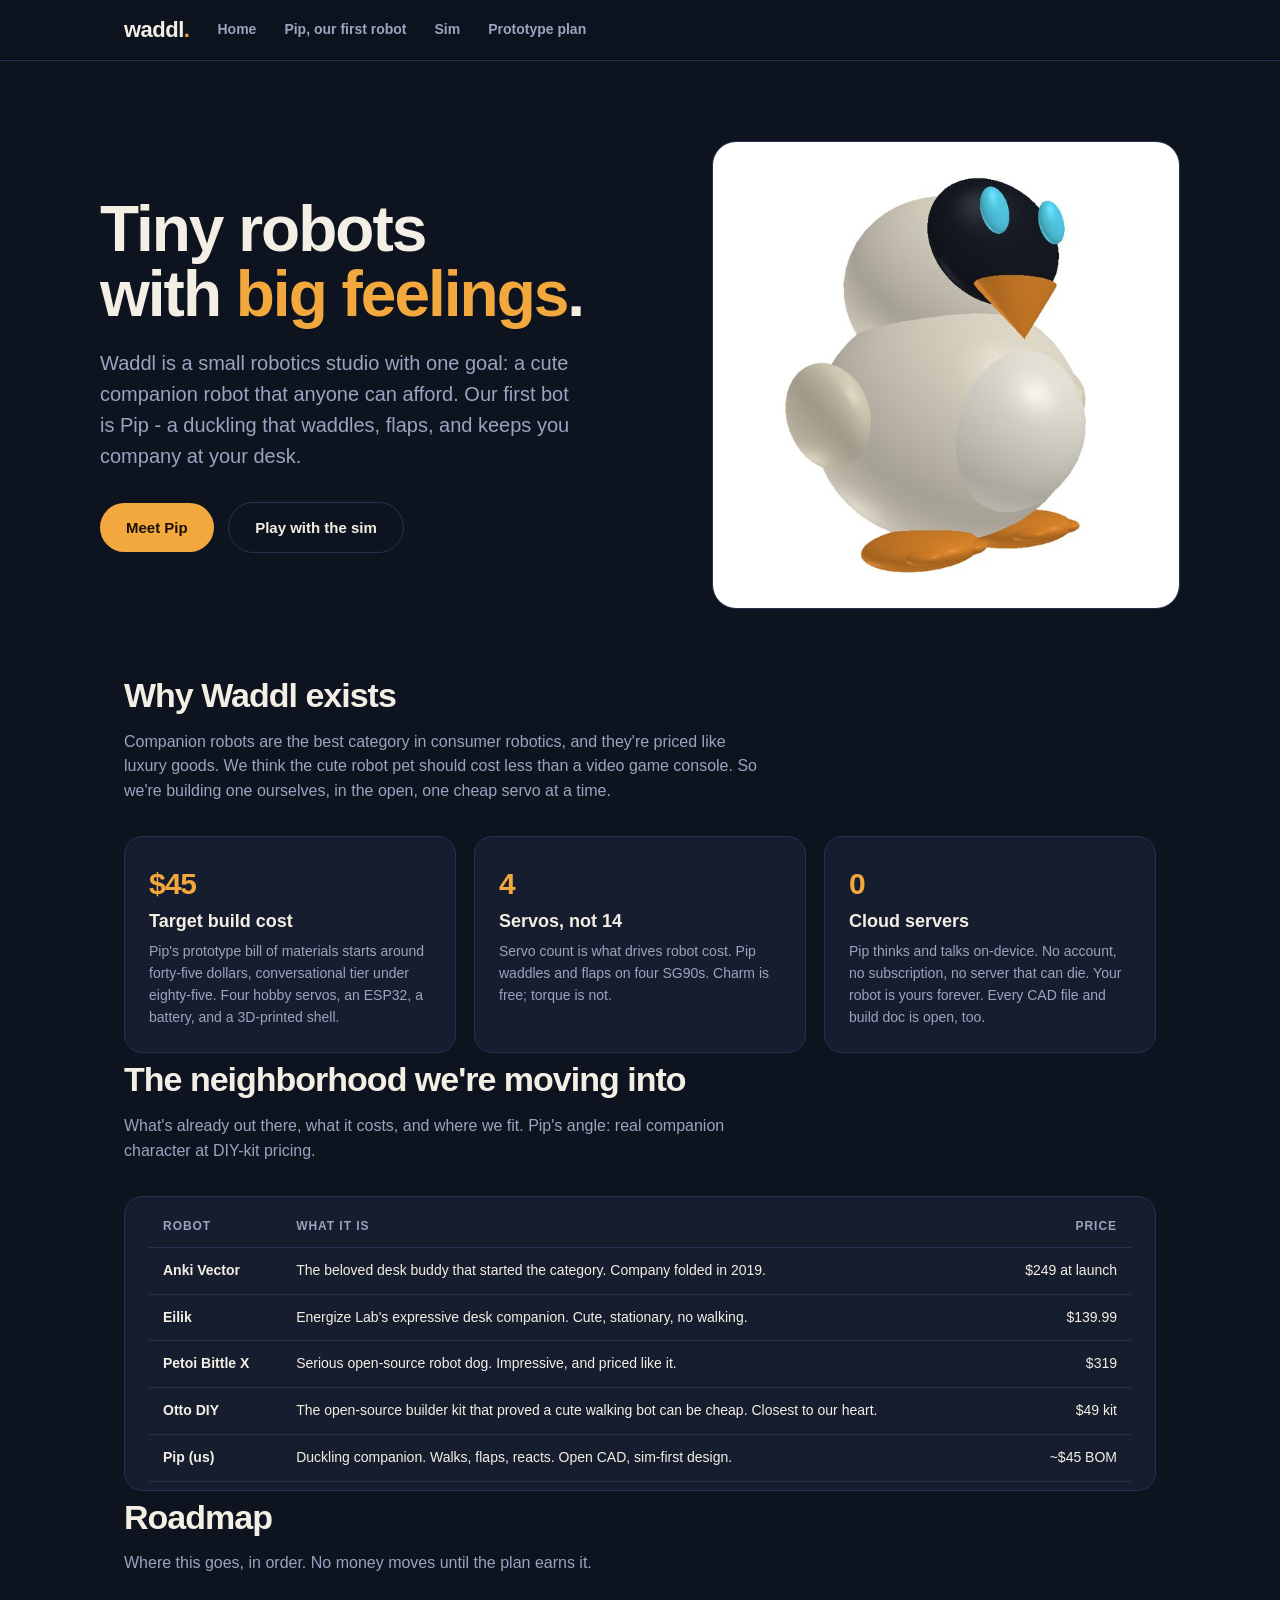
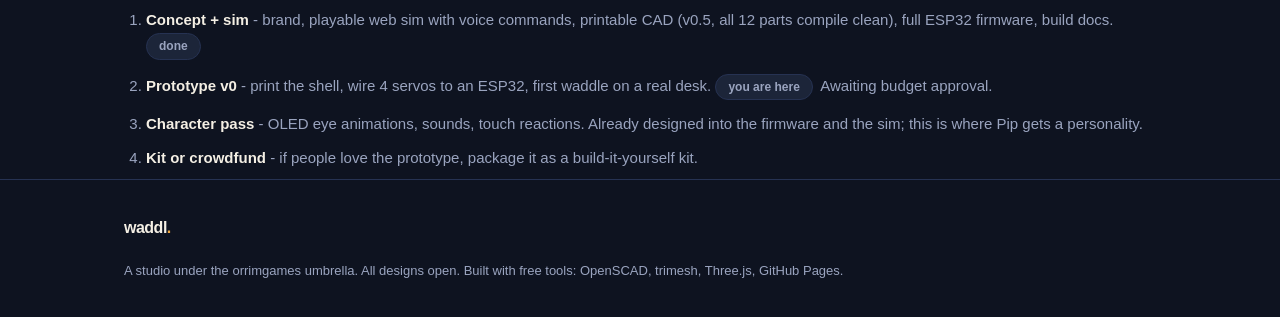
<file: index.html>
<!DOCTYPE html>
<html lang="en">
<head>
<meta charset="utf-8"><meta name="viewport" content="width=device-width,initial-scale=1">
<title>Waddl - tiny robots with big feelings</title>
<link rel="stylesheet" href="assets/style.css">
<script src="assets/b64.js"></script>
<script>document.addEventListener("DOMContentLoaded",hydrateB64)</script>
</head>
<body>
<nav><div class="wrap">
  <span class="logo">waddl<b>.</b></span>
  <a class="nl" href="index.html">Home</a>
  <a class="nl" href="robot.html">Pip, our first robot</a>
  <a class="nl" href="sim.html">Sim</a>
  <a class="nl" href="bom.html">Prototype plan</a>
</div></nav>

<header class="wrap hero">
  <div>
    <h1>Tiny robots<br>with <b>big feelings</b>.</h1>
    <p class="sub">Waddl is a small robotics studio with one goal: a cute companion robot that anyone can afford. Our first bot is Pip - a duckling that waddles, flaps, and keeps you company at your desk.</p>
    <a class="btn" href="robot.html">Meet Pip</a>
    <a class="btn ghost" href="sim.html">Play with the sim</a>
  </div>
  <img data-b64="pip_threequarter" alt="Pip, a small cream-colored duck robot with a dark glass face, glowing eyes, orange beak and feet">
</header>

<section class="wrap">
  <h2>Why Waddl exists</h2>
  <p class="lede">Companion robots are the best category in consumer robotics, and they're priced like luxury goods. We think the cute robot pet should cost less than a video game console. So we're building one ourselves, in the open, one cheap servo at a time.</p>
  <div class="grid c3">
    <div class="card"><div class="big">$45</div><h3>Target build cost</h3><p>Pip's prototype bill of materials starts around forty-five dollars, conversational tier under eighty-five. Four hobby servos, an ESP32, a battery, and a 3D-printed shell.</p></div>
    <div class="card"><div class="big">4</div><h3>Servos, not 14</h3><p>Servo count is what drives robot cost. Pip waddles and flaps on four SG90s. Charm is free; torque is not.</p></div>
    <div class="card"><div class="big">0</div><h3>Cloud servers</h3><p>Pip thinks and talks on-device. No account, no subscription, no server that can die. Your robot is yours forever. Every CAD file and build doc is open, too.</p></div>
  </div>
</section>

<section class="wrap">
  <h2>The neighborhood we're moving into</h2>
  <p class="lede">What's already out there, what it costs, and where we fit. Pip's angle: real companion character at DIY-kit pricing.</p>
  <div class="card" style="padding:8px 24px">
  <table>
    <tr><th>Robot</th><th>What it is</th><th class="num">Price</th></tr>
    <tr><td><b>Anki Vector</b></td><td>The beloved desk buddy that started the category. Company folded in 2019.</td><td class="num">$249 at launch</td></tr>
    <tr><td><b>Eilik</b></td><td>Energize Lab's expressive desk companion. Cute, stationary, no walking.</td><td class="num">$139.99</td></tr>
    <tr><td><b>Petoi Bittle X</b></td><td>Serious open-source robot dog. Impressive, and priced like it.</td><td class="num">$319</td></tr>
    <tr><td><b>Otto DIY</b></td><td>The open-source builder kit that proved a cute walking bot can be cheap. Closest to our heart.</td><td class="num">$49 kit</td></tr>
    <tr><td><b>Pip (us)</b></td><td>Duckling companion. Walks, flaps, reacts. Open CAD, sim-first design.</td><td class="num">~$45 BOM</td></tr>
  </table>
  </div>
</section>

<section class="wrap">
  <h2>Roadmap</h2>
  <p class="lede">Where this goes, in order. No money moves until the plan earns it.</p>
  <ol class="steps">
    <li><b>Concept + sim</b> - brand, playable web sim with voice commands, printable CAD (v0.5, all 12 parts compile clean), full ESP32 firmware, build docs. <span class="tag">done</span></li>
    <li><b>Prototype v0</b> - print the shell, wire 4 servos to an ESP32, first waddle on a real desk. <span class="tag">you are here</span> Awaiting budget approval.</li>
    <li><b>Character pass</b> - OLED eye animations, sounds, touch reactions. Already designed into the firmware and the sim; this is where Pip gets a personality.</li>
    <li><b>Kit or crowdfund</b> - if people love the prototype, package it as a build-it-yourself kit.</li>
  </ol>
</section>

<footer><div class="wrap">
  <span class="logo" style="font-size:16px">waddl<b>.</b></span><br><br>
  A studio under the orrimgames umbrella. All designs open. Built with free tools: OpenSCAD, trimesh, Three.js, GitHub Pages.
</div></footer>
</body>
</html>
</file>
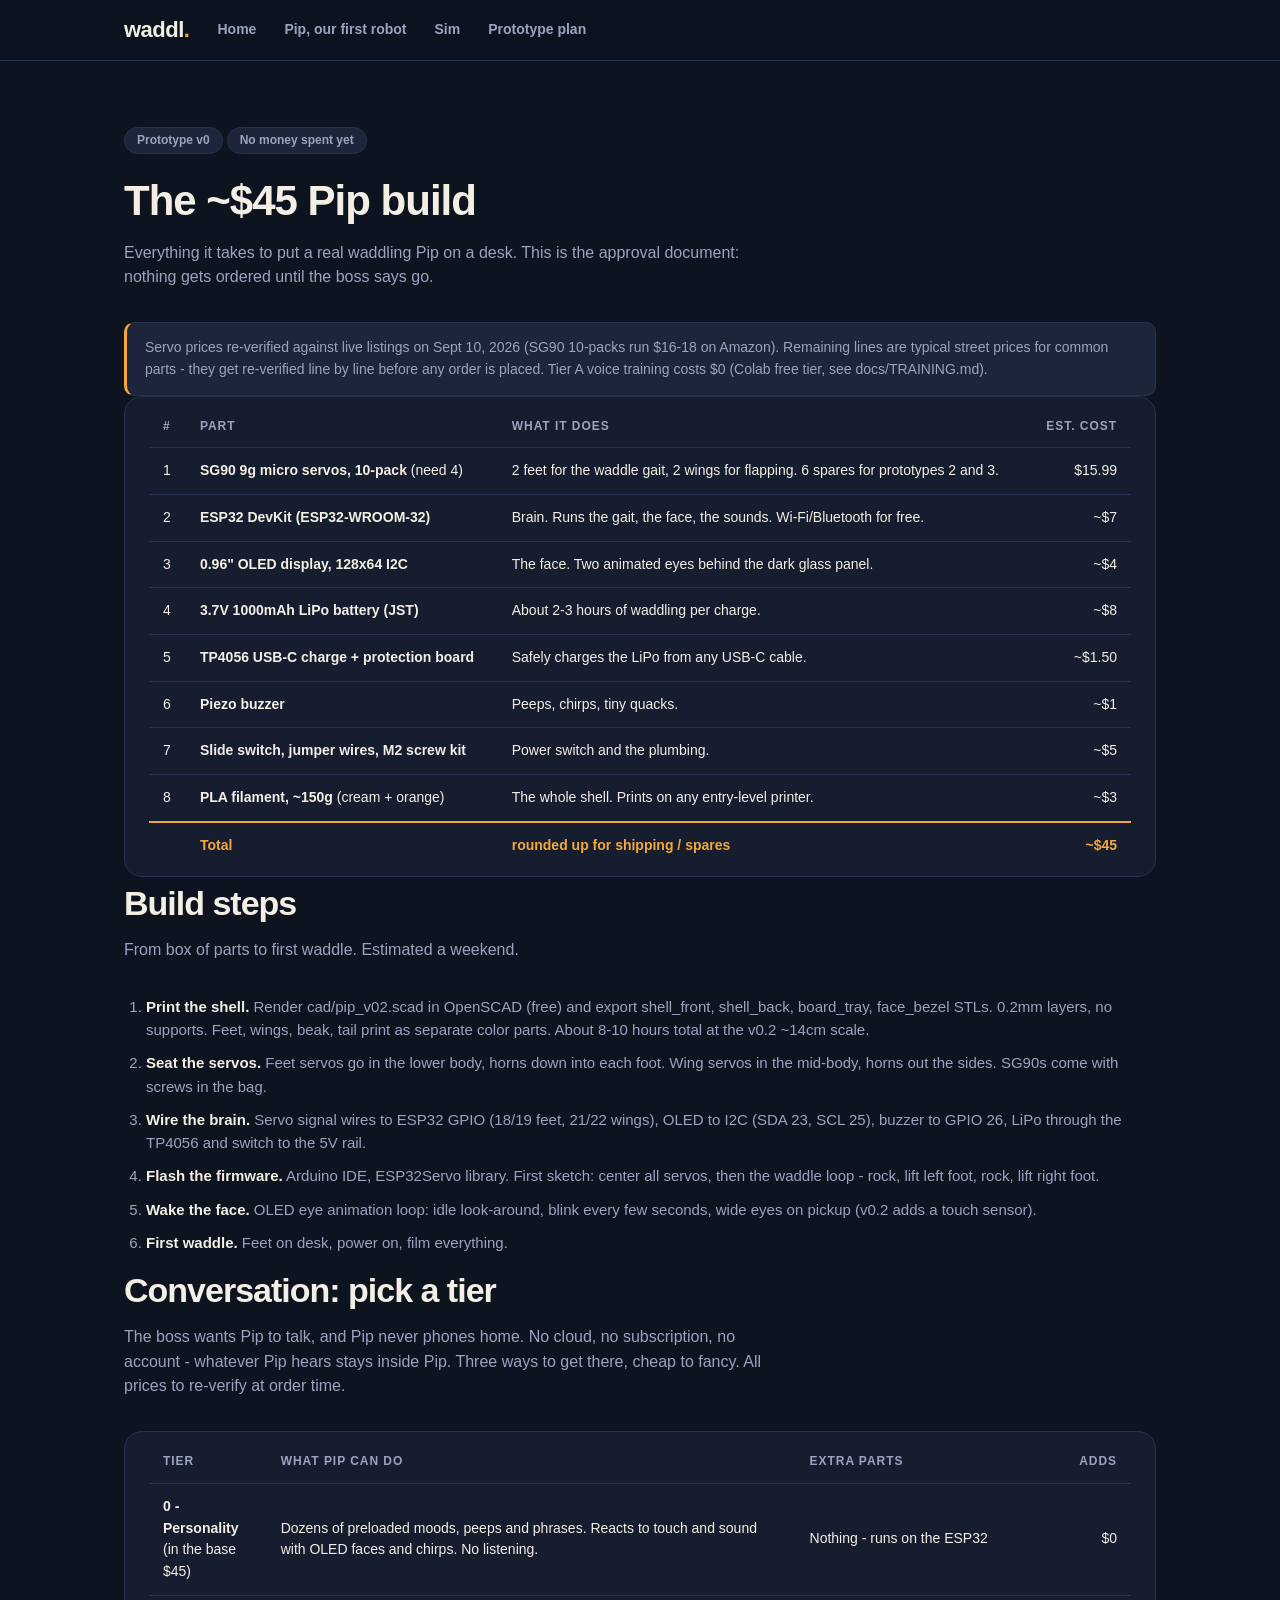
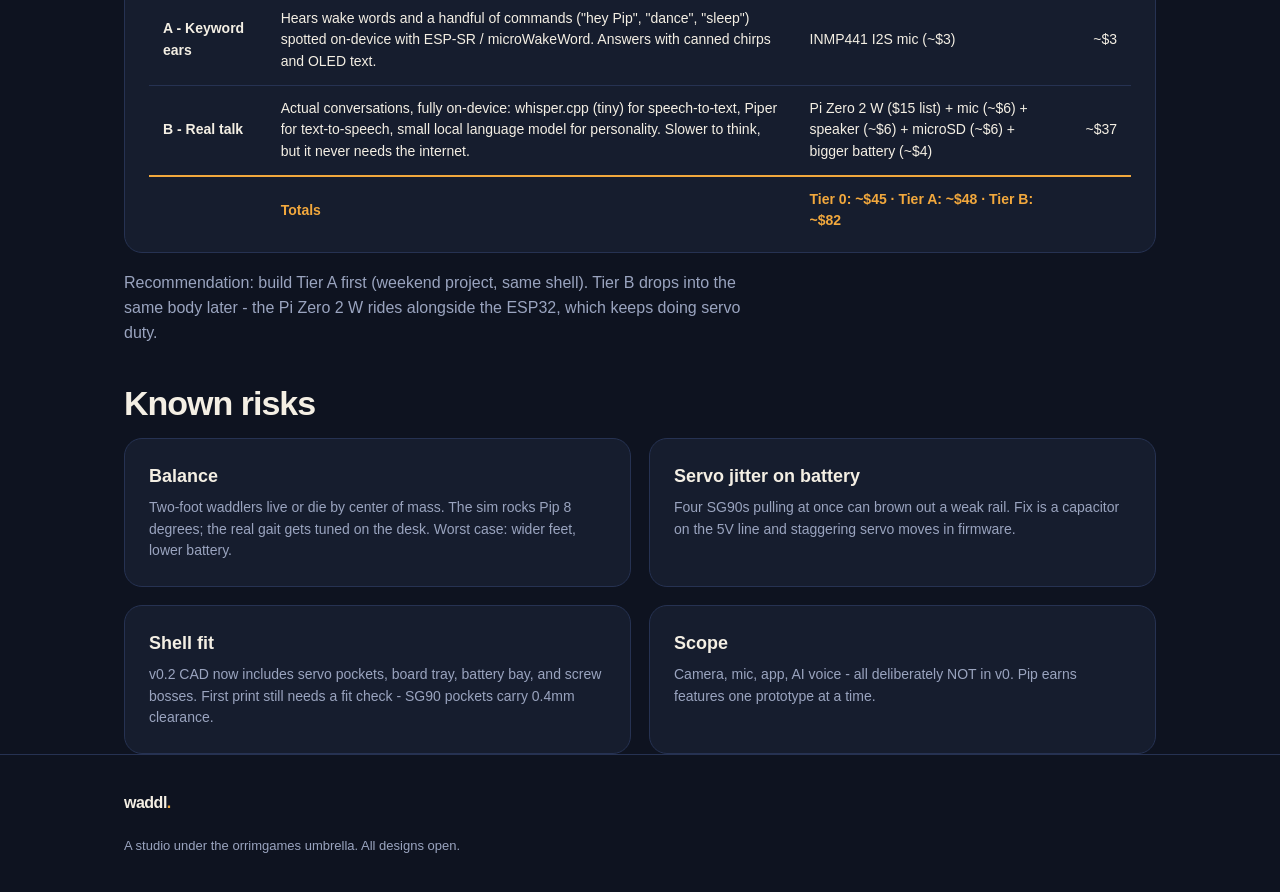
<file: bom.html>
<!DOCTYPE html>
<html lang="en">
<head>
<meta charset="utf-8"><meta name="viewport" content="width=device-width,initial-scale=1">
<title>Pip prototype plan - Waddl</title>
<link rel="stylesheet" href="assets/style.css">
</head>
<body>
<nav><div class="wrap">
  <span class="logo">waddl<b>.</b></span>
  <a class="nl" href="index.html">Home</a>
  <a class="nl" href="robot.html">Pip, our first robot</a>
  <a class="nl" href="sim.html">Sim</a>
  <a class="nl" href="bom.html">Prototype plan</a>
</div></nav>

<section class="wrap" style="padding-top:64px">
  <span class="tag">Prototype v0</span><span class="tag">No money spent yet</span>
  <h2 style="font-size:42px;margin-top:12px">The ~$45 Pip build</h2>
  <p class="lede">Everything it takes to put a real waddling Pip on a desk. This is the approval document: nothing gets ordered until the boss says go.</p>
  <div class="note">Servo prices re-verified against live listings on Sept 10, 2026 (SG90 10-packs run $16-18 on Amazon). Remaining lines are typical street prices for common parts - they get re-verified line by line before any order is placed. Tier A voice training costs $0 (Colab free tier, see docs/TRAINING.md).</div>
</section>

<section class="wrap" style="padding-top:0">
  <div class="card" style="padding:8px 24px">
  <table>
    <tr><th>#</th><th>Part</th><th>What it does</th><th class="num">Est. cost</th></tr>
    <tr><td>1</td><td><b>SG90 9g micro servos, 10-pack</b> (need 4)</td><td>2 feet for the waddle gait, 2 wings for flapping. 6 spares for prototypes 2 and 3.</td><td class="num">$15.99</td></tr>
    <tr><td>2</td><td><b>ESP32 DevKit (ESP32-WROOM-32)</b></td><td>Brain. Runs the gait, the face, the sounds. Wi-Fi/Bluetooth for free.</td><td class="num">~$7</td></tr>
    <tr><td>3</td><td><b>0.96" OLED display, 128x64 I2C</b></td><td>The face. Two animated eyes behind the dark glass panel.</td><td class="num">~$4</td></tr>
    <tr><td>4</td><td><b>3.7V 1000mAh LiPo battery (JST)</b></td><td>About 2-3 hours of waddling per charge.</td><td class="num">~$8</td></tr>
    <tr><td>5</td><td><b>TP4056 USB-C charge + protection board</b></td><td>Safely charges the LiPo from any USB-C cable.</td><td class="num">~$1.50</td></tr>
    <tr><td>6</td><td><b>Piezo buzzer</b></td><td>Peeps, chirps, tiny quacks.</td><td class="num">~$1</td></tr>
    <tr><td>7</td><td><b>Slide switch, jumper wires, M2 screw kit</b></td><td>Power switch and the plumbing.</td><td class="num">~$5</td></tr>
    <tr><td>8</td><td><b>PLA filament, ~150g</b> (cream + orange)</td><td>The whole shell. Prints on any entry-level printer.</td><td class="num">~$3</td></tr>
    <tr class="total"><td></td><td><b>Total</b></td><td>rounded up for shipping / spares</td><td class="num">~$45</td></tr>
  </table>
  </div>
</section>

<section class="wrap">
  <h2>Build steps</h2>
  <p class="lede">From box of parts to first waddle. Estimated a weekend.</p>
  <ol class="steps">
    <li><b>Print the shell.</b> Render cad/pip_v02.scad in OpenSCAD (free) and export shell_front, shell_back, board_tray, face_bezel STLs. 0.2mm layers, no supports. Feet, wings, beak, tail print as separate color parts. About 8-10 hours total at the v0.2 ~14cm scale.</li>
    <li><b>Seat the servos.</b> Feet servos go in the lower body, horns down into each foot. Wing servos in the mid-body, horns out the sides. SG90s come with screws in the bag.</li>
    <li><b>Wire the brain.</b> Servo signal wires to ESP32 GPIO (18/19 feet, 21/22 wings), OLED to I2C (SDA 23, SCL 25), buzzer to GPIO 26, LiPo through the TP4056 and switch to the 5V rail.</li>
    <li><b>Flash the firmware.</b> Arduino IDE, ESP32Servo library. First sketch: center all servos, then the waddle loop - rock, lift left foot, rock, lift right foot.</li>
    <li><b>Wake the face.</b> OLED eye animation loop: idle look-around, blink every few seconds, wide eyes on pickup (v0.2 adds a touch sensor).</li>
    <li><b>First waddle.</b> Feet on desk, power on, film everything.</li>
  </ol>
</section>


<section class="wrap">
  <h2>Conversation: pick a tier</h2>
  <p class="lede">The boss wants Pip to talk, and Pip never phones home. No cloud, no subscription, no account - whatever Pip hears stays inside Pip. Three ways to get there, cheap to fancy. All prices to re-verify at order time.</p>
  <div class="card" style="padding:8px 24px">
  <table>
    <tr><th>Tier</th><th>What Pip can do</th><th>Extra parts</th><th class="num">Adds</th></tr>
    <tr><td><b>0 - Personality</b><br>(in the base $45)</td><td>Dozens of preloaded moods, peeps and phrases. Reacts to touch and sound with OLED faces and chirps. No listening.</td><td>Nothing - runs on the ESP32</td><td class="num">$0</td></tr>
    <tr><td><b>A - Keyword ears</b></td><td>Hears wake words and a handful of commands ("hey Pip", "dance", "sleep") spotted on-device with ESP-SR / microWakeWord. Answers with canned chirps and OLED text.</td><td>INMP441 I2S mic (~$3)</td><td class="num">~$3</td></tr>
    <tr><td><b>B - Real talk</b></td><td>Actual conversations, fully on-device: whisper.cpp (tiny) for speech-to-text, Piper for text-to-speech, small local language model for personality. Slower to think, but it never needs the internet.</td><td>Pi Zero 2 W ($15 list) + mic (~$6) + speaker (~$6) + microSD (~$6) + bigger battery (~$4)</td><td class="num">~$37</td></tr>
    <tr class="total"><td></td><td><b>Totals</b></td><td>Tier 0: ~$45 &middot; Tier A: ~$48 &middot; Tier B: ~$82</td><td class="num"></td></tr>
  </table>
  </div>
  <p class="lede" style="margin-top:18px">Recommendation: build Tier A first (weekend project, same shell). Tier B drops into the same body later - the Pi Zero 2 W rides alongside the ESP32, which keeps doing servo duty.</p>
</section>

<section class="wrap">
  <h2>Known risks</h2>
  <div class="grid c2">
    <div class="card"><h3>Balance</h3><p>Two-foot waddlers live or die by center of mass. The sim rocks Pip 8 degrees; the real gait gets tuned on the desk. Worst case: wider feet, lower battery.</p></div>
    <div class="card"><h3>Servo jitter on battery</h3><p>Four SG90s pulling at once can brown out a weak rail. Fix is a capacitor on the 5V line and staggering servo moves in firmware.</p></div>
    <div class="card"><h3>Shell fit</h3><p>v0.2 CAD now includes servo pockets, board tray, battery bay, and screw bosses. First print still needs a fit check - SG90 pockets carry 0.4mm clearance.</p></div>
    <div class="card"><h3>Scope</h3><p>Camera, mic, app, AI voice - all deliberately NOT in v0. Pip earns features one prototype at a time.</p></div>
  </div>
</section>

<footer><div class="wrap">
  <span class="logo" style="font-size:16px">waddl<b>.</b></span><br><br>
  A studio under the orrimgames umbrella. All designs open.
</div></footer>
</body>
</html>
</file>
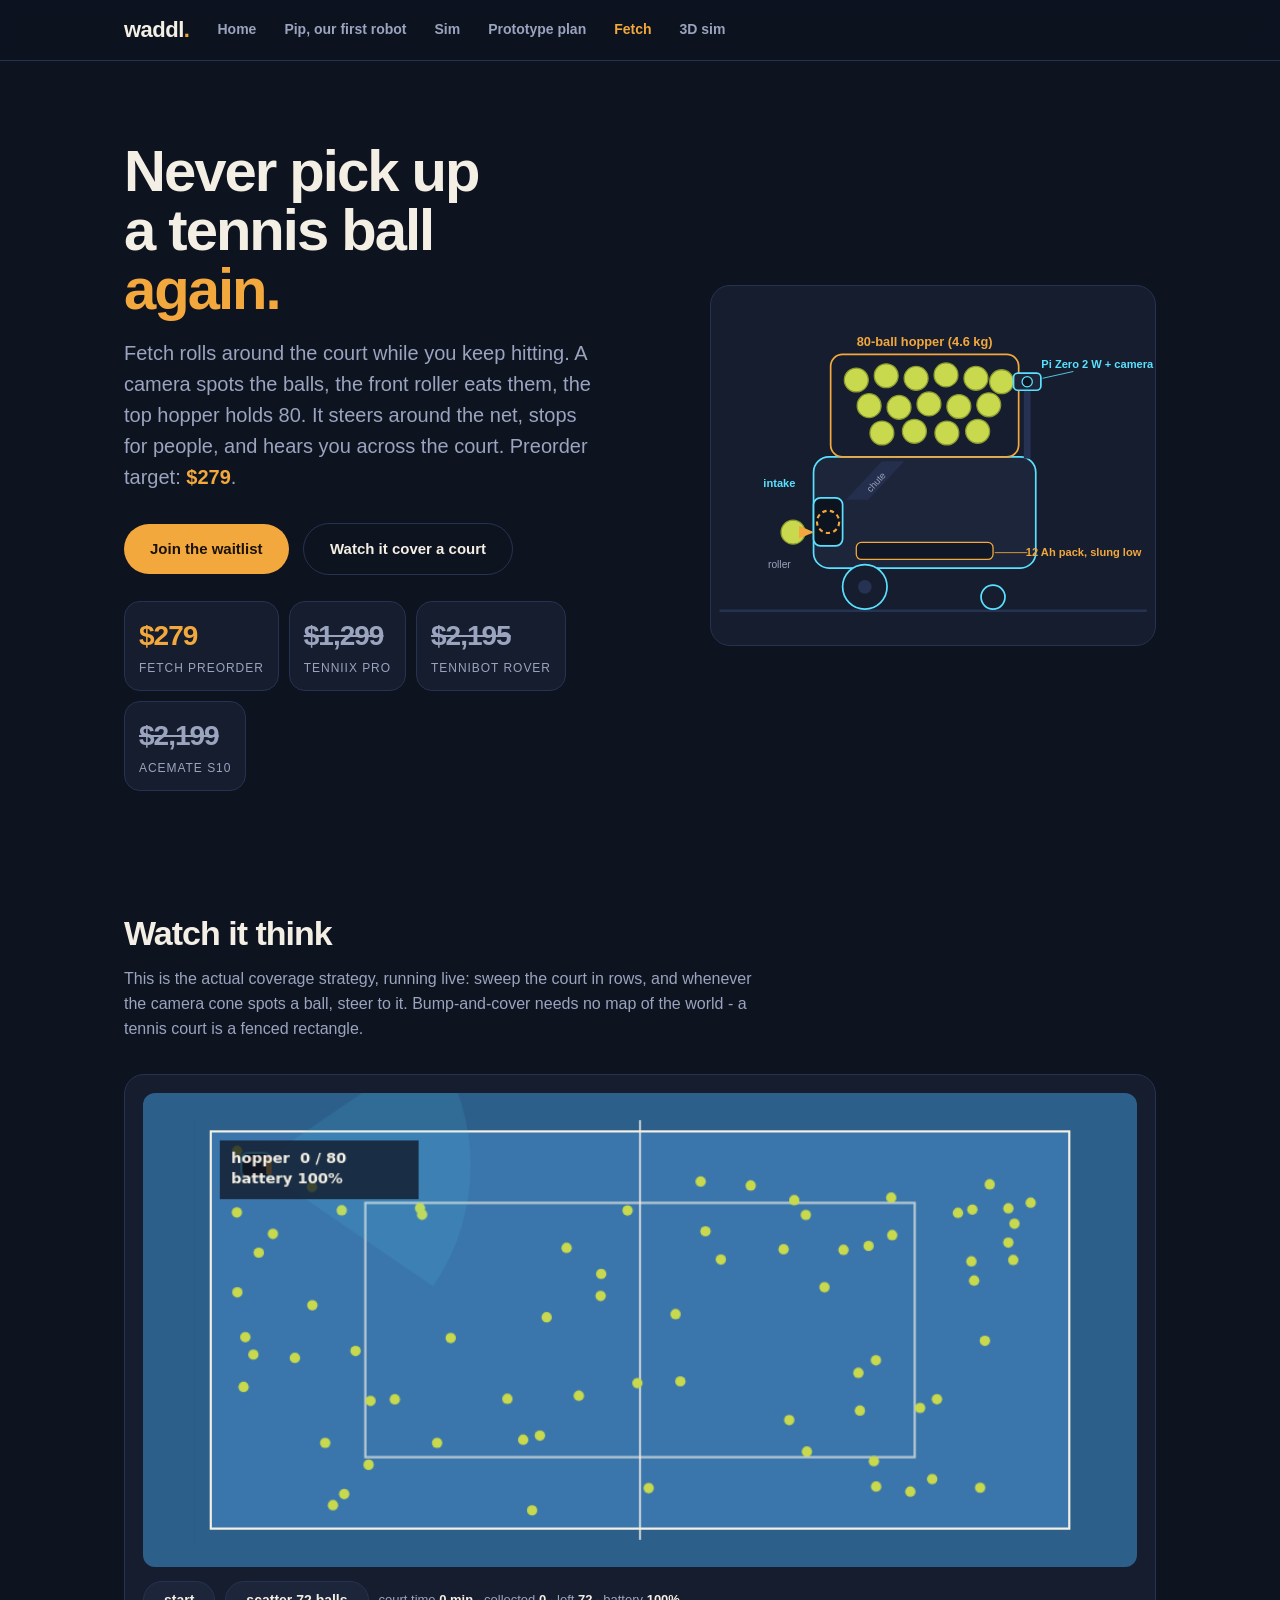
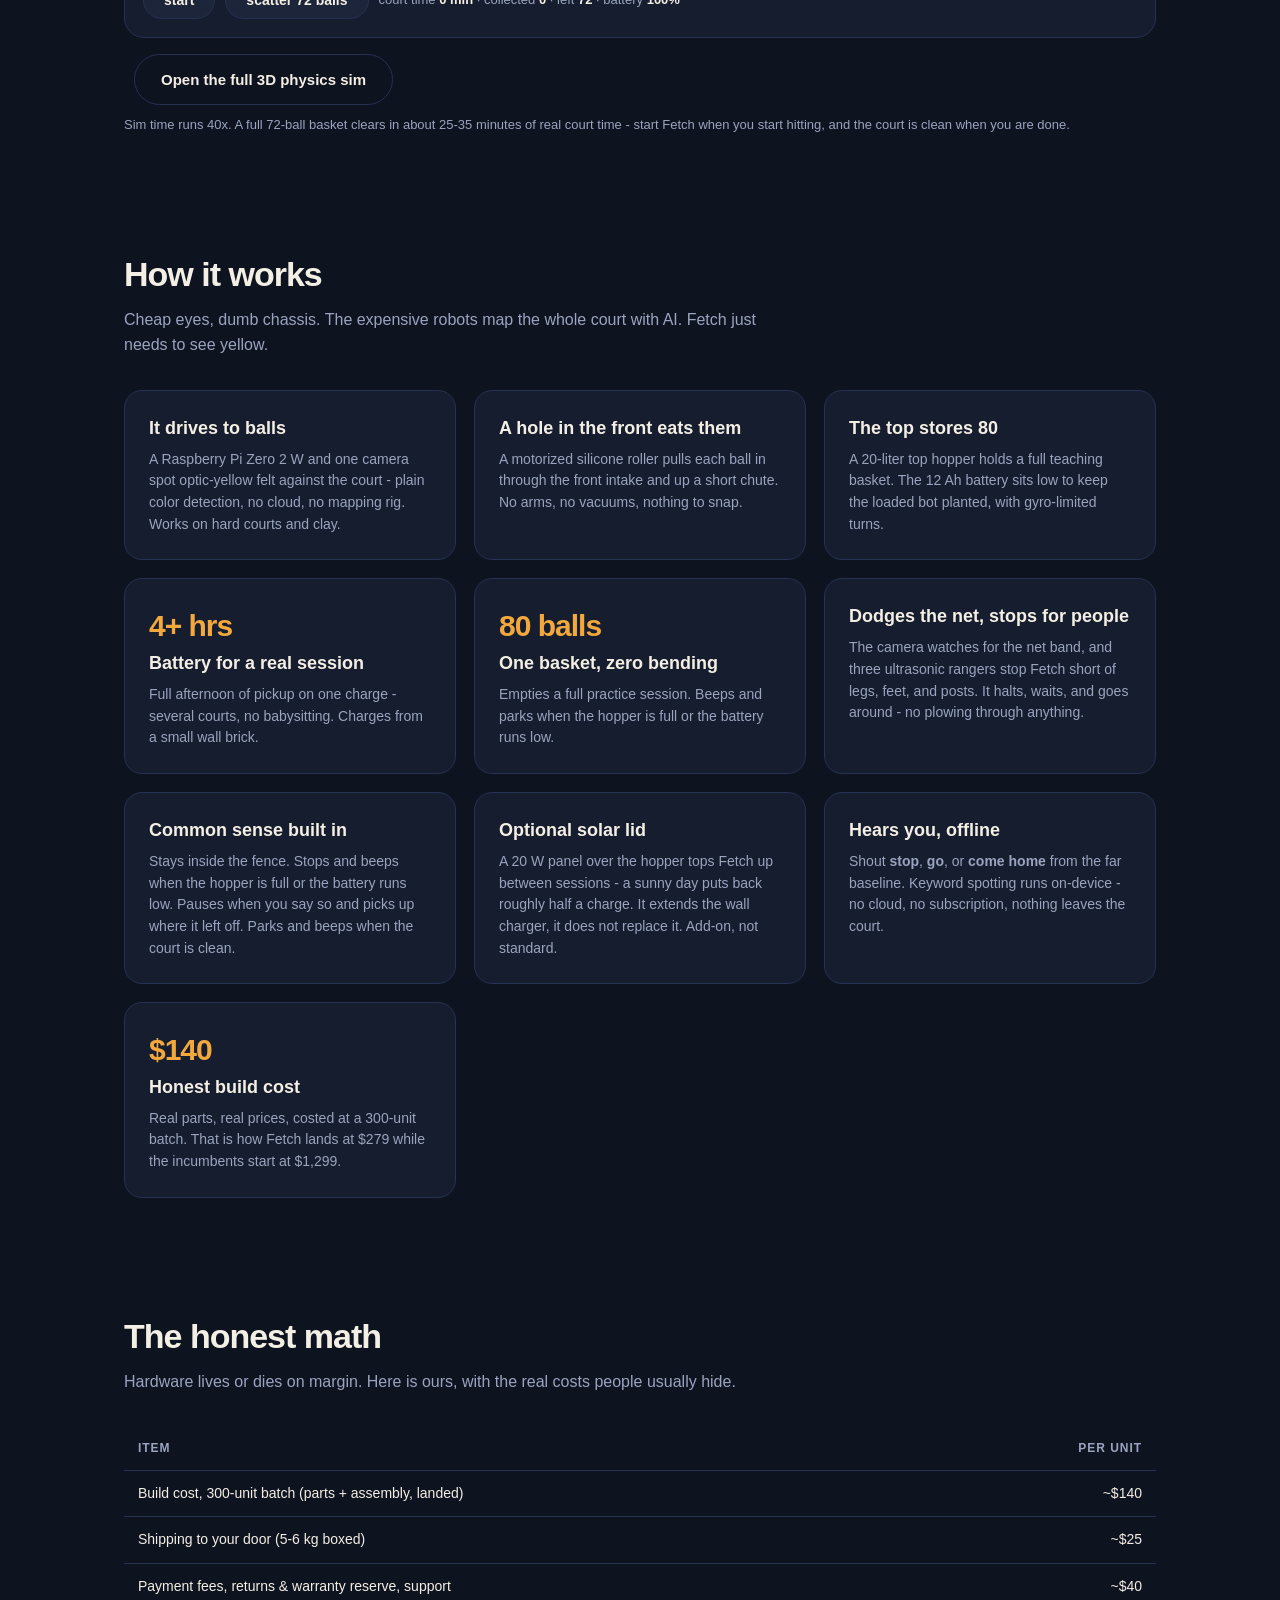
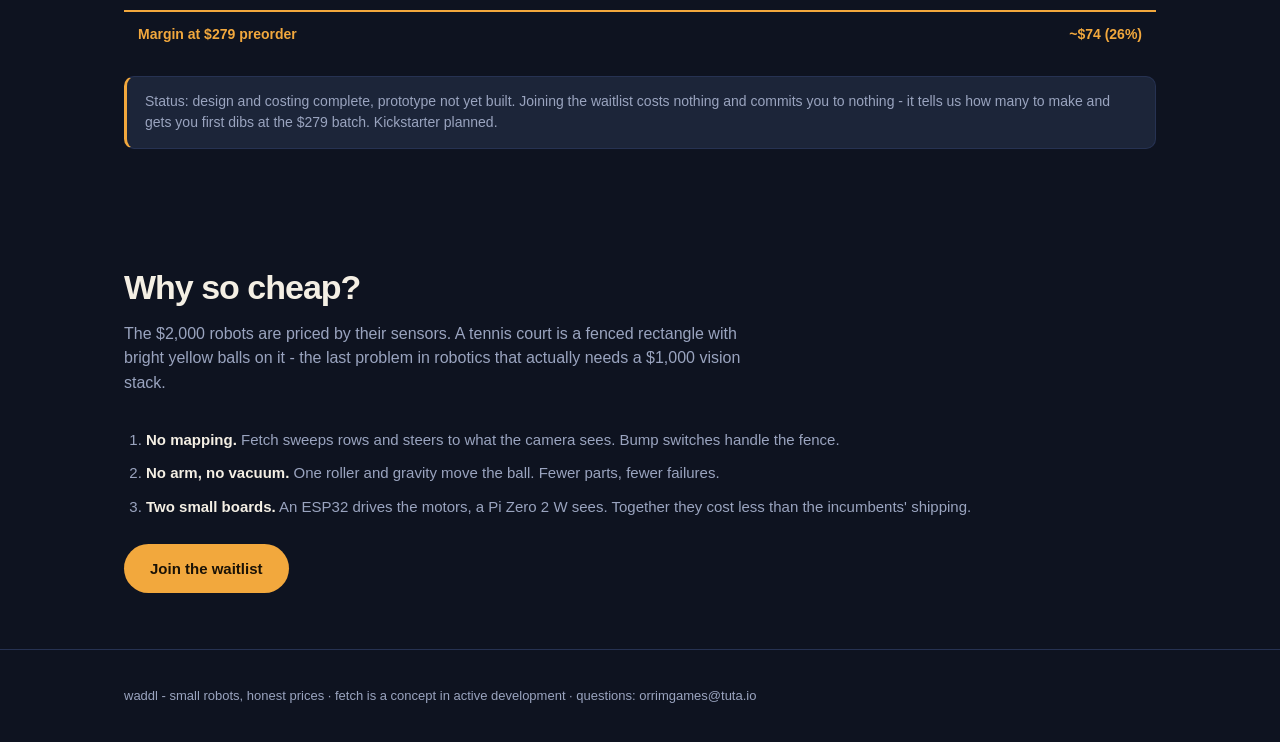
<file: fetch.html>
<!DOCTYPE html>
<html lang="en">
<head>
<meta charset="utf-8"><meta name="viewport" content="width=device-width,initial-scale=1">
<title>Fetch - the $279 ball boy - Waddl</title>
<meta name="description" content="Fetch is a tennis ball pickup robot: front intake, 80-ball top hopper, camera smarts, 4+ hour battery. Preorder target $279 - the incumbents are $1,299 and up.">
<link rel="stylesheet" href="assets/style.css">
<style>
.hero h1{font-size:58px}
.price-row{display:flex;gap:10px;flex-wrap:wrap;margin-top:26px}
.pill{background:var(--panel);border:1px solid var(--line);border-radius:16px;padding:12px 14px;min-width:106px}
.pill .n{font-size:28px;font-weight:800;letter-spacing:-1px;color:var(--accent)}
.pill .l{color:var(--muted);font-size:12px;text-transform:uppercase;letter-spacing:.08em;margin-top:2px}
.pill.dim .n{color:var(--muted);text-decoration:line-through}
.simwrap{background:var(--panel);border:1px solid var(--line);border-radius:20px;padding:18px}
#court{width:100%;display:block;border-radius:12px;background:#2c5f8a}
.simhud{display:flex;gap:10px;flex-wrap:wrap;margin-top:14px;align-items:center}
.simhud button{background:var(--panel2);color:var(--text);border:1px solid var(--line);border-radius:999px;padding:10px 20px;font-size:14px;font-weight:700;cursor:pointer}
.simhud button:hover{border-color:var(--accent);color:var(--accent)}
.simstat{color:var(--muted);font-size:13px;font-variant-numeric:tabular-nums}
.simstat b{color:var(--text)}
.schematic{width:100%;border-radius:20px;background:var(--panel);border:1px solid var(--line)}
.warn{border-left-color:var(--accent2)}
</style>
</head>
<body>
<nav><div class="wrap">
  <span class="logo">waddl<b>.</b></span>
  <a class="nl" href="index.html">Home</a>
  <a class="nl" href="robot.html">Pip, our first robot</a>
  <a class="nl" href="sim.html">Sim</a>
  <a class="nl" href="bom.html">Prototype plan</a>
  <a class="nl" href="fetch.html" style="color:var(--accent)">Fetch</a>
  <a class="nl" href="fetch-sim.html">3D sim</a>
</div></nav>

<div class="wrap">

<div class="hero">
  <div>
    <h1>Never pick up<br>a tennis ball<br><b>again.</b></h1>
    <p class="sub">Fetch rolls around the court while you keep hitting. A camera spots the balls, the front roller eats them, the top hopper holds 80. It steers around the net, stops for people, and hears you across the court. Preorder target: <b style="color:var(--accent)">$279</b>.</p>
    <a class="btn" href="mailto:orrimgames@tuta.io?subject=Fetch%20waitlist&body=Put%20me%20on%20the%20Fetch%20waitlist.%20I%20play%20at%3A%20">Join the waitlist</a>
    <a class="btn ghost" href="#sim">Watch it cover a court</a>
    <div class="price-row">
      <div class="pill"><div class="n">$279</div><div class="l">Fetch preorder</div></div>
      <div class="pill dim"><div class="n">$1,299</div><div class="l">Tenniix Pro</div></div>
      <div class="pill dim"><div class="n">$2,195</div><div class="l">Tennibot Rover</div></div>
      <div class="pill dim"><div class="n">$2,199</div><div class="l">Acemate S10</div></div>
    </div>
  </div>
  <svg class="schematic" viewBox="0 0 520 420" role="img" aria-label="Fetch side schematic: front intake hole, roller, chute to 80-ball top hopper, camera mast, low battery">
    <!-- ground -->
    <line x1="10" y1="380" x2="510" y2="380" stroke="#263252" stroke-width="3"/>
    <!-- body -->
    <rect x="120" y="200" width="260" height="130" rx="18" fill="#1c2539" stroke="#5ae1ff" stroke-width="2"/>
    <!-- hopper on top -->
    <rect x="140" y="80" width="220" height="120" rx="14" fill="#161d2e" stroke="#f2a83d" stroke-width="2"/>
    <g fill="#c8d94e" stroke="#8a9a2e" stroke-width="1.5">
      <circle cx="170" cy="110" r="14"/><circle cx="205" cy="105" r="14"/><circle cx="240" cy="108" r="14"/>
      <circle cx="275" cy="104" r="14"/><circle cx="310" cy="108" r="14"/><circle cx="340" cy="112" r="14"/>
      <circle cx="185" cy="140" r="14"/><circle cx="220" cy="142" r="14"/><circle cx="255" cy="138" r="14"/>
      <circle cx="290" cy="141" r="14"/><circle cx="325" cy="139" r="14"/>
      <circle cx="200" cy="172" r="14"/><circle cx="238" cy="170" r="14"/><circle cx="276" cy="172" r="14"/><circle cx="312" cy="170" r="14"/>
    </g>
    <text x="250" y="70" fill="#f2a83d" font-size="15" font-weight="700" text-anchor="middle">80-ball hopper (4.6 kg)</text>
    <!-- intake hole front -->
    <rect x="120" y="248" width="34" height="56" rx="8" fill="#0e1320" stroke="#5ae1ff" stroke-width="2"/>
    <circle cx="137" cy="276" r="13" fill="none" stroke="#f2a83d" stroke-width="2.5" stroke-dasharray="5 4"/>
    <text x="80" y="235" fill="#5ae1ff" font-size="13" font-weight="700" text-anchor="middle">intake</text>
    <text x="80" y="330" fill="#9aa4bf" font-size="12" text-anchor="middle">roller</text>
    <!-- chute -->
    <path d="M 158 250 L 200 205 L 226 205 L 184 250 Z" fill="#263252" opacity="0.85"/>
    <text x="196" y="232" fill="#9aa4bf" font-size="11" text-anchor="middle" transform="rotate(-48 196 232)">chute</text>
    <!-- ball entering -->
    <circle cx="96" cy="288" r="14" fill="#c8d94e" stroke="#8a9a2e" stroke-width="1.5"/>
    <path d="M 104 288 L 118 288" stroke="#f2a83d" stroke-width="2.5" marker-end="url(#arr)"/>
    <defs><marker id="arr" markerWidth="8" markerHeight="8" refX="6" refY="3" orient="auto"><path d="M0,0 L7,3 L0,6 Z" fill="#f2a83d"/></marker></defs>
    <!-- camera mast -->
    <rect x="366" y="122" width="8" height="80" fill="#263252"/>
    <rect x="354" y="102" width="32" height="20" rx="5" fill="#1c2539" stroke="#5ae1ff" stroke-width="2"/>
    <circle cx="370" cy="112" r="6" fill="#0e1320" stroke="#5ae1ff" stroke-width="1.5"/>
    <text x="452" y="96" fill="#5ae1ff" font-size="13" font-weight="700" text-anchor="middle">Pi Zero 2 W + camera</text>
    <path d="M 388 108 L 424 100" stroke="#5ae1ff" stroke-width="1"/>
    <!-- battery low -->
    <rect x="170" y="300" width="160" height="20" rx="6" fill="#101827" stroke="#f2a83d" stroke-width="1.5"/>
    <text x="436" y="316" fill="#f2a83d" font-size="13" font-weight="700" text-anchor="middle">12 Ah pack, slung low</text>
    <path d="M 332 312 L 370 312" stroke="#f2a83d" stroke-width="1"/>
    <!-- wheels -->
    <circle cx="180" cy="352" r="26" fill="#161d2e" stroke="#5ae1ff" stroke-width="2"/>
    <circle cx="180" cy="352" r="8" fill="#263252"/>
    <circle cx="330" cy="364" r="14" fill="#161d2e" stroke="#5ae1ff" stroke-width="2"/>
  </svg>
</div>

<section id="sim">
  <h2>Watch it think</h2>
  <p class="lede">This is the actual coverage strategy, running live: sweep the court in rows, and whenever the camera cone spots a ball, steer to it. Bump-and-cover needs no map of the world - a tennis court is a fenced rectangle.</p>
  <div class="simwrap">
    <canvas id="court" width="880" height="420"></canvas>
    <div class="simhud">
      <button id="bGo">start</button>
      <button id="bScatter">scatter 72 balls</button>
      <span class="simstat" id="stat">press start</span>
    </div>
  </div>
  <p style="margin-top:16px"><a class="btn ghost" href="fetch-sim.html">Open the full 3D physics sim</a></p>
  <p class="simstat" style="margin-top:10px">Sim time runs 40x. A full 72-ball basket clears in about 25-35 minutes of real court time - start Fetch when you start hitting, and the court is clean when you are done.</p>
</section>

<section>
  <h2>How it works</h2>
  <p class="lede">Cheap eyes, dumb chassis. The expensive robots map the whole court with AI. Fetch just needs to see yellow.</p>
  <div class="grid c3">
    <div class="card"><h3>It drives to balls</h3><p>A Raspberry Pi Zero 2 W and one camera spot optic-yellow felt against the court - plain color detection, no cloud, no mapping rig. Works on hard courts and clay.</p></div>
    <div class="card"><h3>A hole in the front eats them</h3><p>A motorized silicone roller pulls each ball in through the front intake and up a short chute. No arms, no vacuums, nothing to snap.</p></div>
    <div class="card"><h3>The top stores 80</h3><p>A 20-liter top hopper holds a full teaching basket. The 12 Ah battery sits low to keep the loaded bot planted, with gyro-limited turns.</p></div>
    <div class="card"><div class="big">4+ hrs</div><h3>Battery for a real session</h3><p>Full afternoon of pickup on one charge - several courts, no babysitting. Charges from a small wall brick.</p></div>
    <div class="card"><div class="big">80 balls</div><h3>One basket, zero bending</h3><p>Empties a full practice session. Beeps and parks when the hopper is full or the battery runs low.</p></div>
    <div class="card"><h3>Dodges the net, stops for people</h3><p>The camera watches for the net band, and three ultrasonic rangers stop Fetch short of legs, feet, and posts. It halts, waits, and goes around - no plowing through anything.</p></div>
    <div class="card"><h3>Common sense built in</h3><p>Stays inside the fence. Stops and beeps when the hopper is full or the battery runs low. Pauses when you say so and picks up where it left off. Parks and beeps when the court is clean.</p></div>
    <div class="card"><h3>Optional solar lid</h3><p>A 20 W panel over the hopper tops Fetch up between sessions - a sunny day puts back roughly half a charge. It extends the wall charger, it does not replace it. Add-on, not standard.</p></div>
    <div class="card"><h3>Hears you, offline</h3><p>Shout <b>stop</b>, <b>go</b>, or <b>come home</b> from the far baseline. Keyword spotting runs on-device - no cloud, no subscription, nothing leaves the court.</p></div>
    <div class="card"><div class="big">$140</div><h3>Honest build cost</h3><p>Real parts, real prices, costed at a 300-unit batch. That is how Fetch lands at $279 while the incumbents start at $1,299.</p></div>
  </div>
</section>

<section>
  <h2>The honest math</h2>
  <p class="lede">Hardware lives or dies on margin. Here is ours, with the real costs people usually hide.</p>
  <table>
    <tr><th>Item</th><th class="num">Per unit</th></tr>
    <tr><td>Build cost, 300-unit batch (parts + assembly, landed)</td><td class="num">~$140</td></tr>
    <tr><td>Shipping to your door (5-6 kg boxed)</td><td class="num">~$25</td></tr>
    <tr><td>Payment fees, returns &amp; warranty reserve, support</td><td class="num">~$40</td></tr>
    <tr class="total"><td>Margin at $279 preorder</td><td class="num">~$74 (26%)</td></tr>
  </table>
  <p class="note" style="margin-top:18px">Status: design and costing complete, prototype not yet built. Joining the waitlist costs nothing and commits you to nothing - it tells us how many to make and gets you first dibs at the $279 batch. Kickstarter planned.</p>
</section>

<section>
  <h2>Why so cheap?</h2>
  <p class="lede">The $2,000 robots are priced by their sensors. A tennis court is a fenced rectangle with bright yellow balls on it - the last problem in robotics that actually needs a $1,000 vision stack.</p>
  <ol class="steps">
    <li><b>No mapping.</b> Fetch sweeps rows and steers to what the camera sees. Bump switches handle the fence.</li>
    <li><b>No arm, no vacuum.</b> One roller and gravity move the ball. Fewer parts, fewer failures.</li>
    <li><b>Two small boards.</b> An ESP32 drives the motors, a Pi Zero 2 W sees. Together they cost less than the incumbents' shipping.</li>
  </ol>
  <p style="margin-top:26px"><a class="btn" href="mailto:orrimgames@tuta.io?subject=Fetch%20waitlist&body=Put%20me%20on%20the%20Fetch%20waitlist.%20I%20play%20at%3A%20">Join the waitlist</a></p>
</section>

</div>

<footer><div class="wrap">waddl - small robots, honest prices &middot; fetch is a concept in active development &middot; questions: orrimgames@tuta.io</div></footer>

<script>
(function(){
const cv=document.getElementById('court'),cx=cv.getContext('2d');
const W=cv.width,H=cv.height;
// court geometry (doubles 23.77 x 10.97 m)
const CW=760,CH=352,OX=(W-CW)/2,OY=(H-CH)/2;
const SX=CW/23.77,SY=CH/10.97;
let balls=[],bot,running=false,simMin=0,collected=0,HOPPER=80;
function scatter(n){balls=[];for(let i=0;i<n;i++){balls.push({x:OX+20+Math.random()*(CW-40),y:OY+16+Math.random()*(CH-32),got:false});}}
function reset(){scatter(72);bot={x:OX+40,y:OY+30,hd:0,sp:1.35,row:0,state:'sweep',tgt:null};collected=0;simMin=0;}
reset();
function nearestVisible(){
  let best=null,bd=1e9;
  for(const b of balls){if(b.got)continue;
    const dx=b.x-bot.x,dy=b.y-bot.y,d=Math.hypot(dx,dy);
    if(d>190)continue;
    let a=Math.atan2(dy,dx)-bot.hd;while(a>Math.PI)a-=2*Math.PI;while(a<-Math.PI)a+=2*Math.PI;
    if(Math.abs(a)<0.6&&d<bd){bd=d;best=b;}
  }
  return best;
}
function step(){
  simMin+=40/60/60*60; // 40x
  const tgt=nearestVisible();
  let des;
  if(tgt){des=Math.atan2(tgt.y-bot.y,tgt.x-bot.x);}
  else{
    // boustrophedon rows
    const rowH=(CH-40)/9, ry=OY+20+bot.row*rowH;
    const dir=(bot.row%2===0)?1:-1;
    const tx=(dir===1)?OX+CW-24:OX+24;
    des=Math.atan2(ry-bot.y,tx-bot.x);
    if(Math.abs(bot.x-tx)<10&&Math.abs(bot.y-ry)<10&&bot.row<9)bot.row++;
  }
  let da=des-bot.hd;while(da>Math.PI)da-=2*Math.PI;while(da<-Math.PI)da+=2*Math.PI;
  bot.hd+=Math.max(-0.08,Math.min(0.08,da));
  const sp=Math.abs(da)>1?0.4:bot.sp;
  bot.x+=Math.cos(bot.hd)*sp;bot.y+=Math.sin(bot.hd)*sp;
  bot.x=Math.max(OX+8,Math.min(OX+CW-8,bot.x));bot.y=Math.max(OY+8,Math.min(OY+CH-8,bot.y));
  // intake: ball just ahead of nose
  const nx=bot.x+Math.cos(bot.hd)*13,ny=bot.y+Math.sin(bot.hd)*13;
  for(const b of balls){if(!b.got&&Math.hypot(b.x-nx,b.y-ny)<11&&collected<HOPPER){b.got=true;collected++;}}
  if(collected>=balls.length||collected>=HOPPER)running=false;
}
function draw(){
  cx.clearRect(0,0,W,H);
  // court
  cx.fillStyle='#2c5f8a';cx.fillRect(OX-14,OY-14,CW+28,CH+28);
  cx.fillStyle='#3a76ab';cx.fillRect(OX,OY,CW,CH);
  cx.strokeStyle='#f4efe4';cx.lineWidth=2;
  cx.strokeRect(OX,OY,CW,CH);
  // net
  cx.strokeStyle='rgba(244,239,228,.7)';cx.beginPath();cx.moveTo(OX+CW/2,OY-10);cx.lineTo(OX+CW/2,OY+CH+10);cx.stroke();
  // service-ish lines
  cx.strokeRect(OX+CW*0.18,OY+CH*0.18,CW*0.64,CH*0.64);
  // balls
  for(const b of balls){if(b.got)continue;cx.fillStyle='#c8d94e';cx.beginPath();cx.arc(b.x,b.y,4.6,0,7);cx.fill();}
  // camera cone
  cx.fillStyle='rgba(90,225,255,.10)';
  cx.beginPath();cx.moveTo(bot.x,bot.y);cx.arc(bot.x,bot.y,190,bot.hd-0.6,bot.hd+0.6);cx.closePath();cx.fill();
  // bot body
  cx.save();cx.translate(bot.x,bot.y);cx.rotate(bot.hd);
  cx.fillStyle='#161d2e';cx.strokeStyle='#5ae1ff';cx.lineWidth=2;
  cx.beginPath();cx.roundRect(-13,-11,26,22,6);cx.fill();cx.stroke();
  cx.fillStyle='#f2a83d';cx.fillRect(9,-8,5,16); // intake mouth
  cx.restore();
  // hud text on canvas
  cx.fillStyle='rgba(14,19,32,.75)';cx.fillRect(OX+8,OY+8,176,52);
  cx.fillStyle='#f4efe4';cx.font='bold 13px system-ui';
  cx.fillText('hopper  '+collected+' / '+HOPPER,OX+18,OY+28);
  const batt=Math.max(0,100-simMin/270*100);
  cx.fillText('battery '+batt.toFixed(0)+'%',OX+18,OY+46);
}
function stat(){
  const batt=Math.max(0,100-simMin/270*100);
  const left=balls.filter(b=>!b.got).length;
  let s='court time <b>'+Math.floor(simMin)+' min</b> &middot; collected <b>'+collected+'</b> &middot; left <b>'+left+'</b> &middot; battery <b>'+batt.toFixed(0)+'%</b>';
  if(collected>=balls.length)s+=' &middot; <b style="color:var(--accent)">court clean</b>';
  if(collected>=HOPPER)s+=' &middot; <b style="color:var(--accent)">hopper full - heading home</b>';
  document.getElementById('stat').innerHTML=s;
}
function loop(){if(running){for(let i=0;i<3;i++)step();}draw();stat();requestAnimationFrame(loop);}
document.getElementById('bGo').onclick=function(){running=!running;this.textContent=running?'pause':'start';};
document.getElementById('bScatter').onclick=function(){reset();running=true;document.getElementById('bGo').textContent='pause';};
loop();
})();
</script>
</body>
</html>
</file>
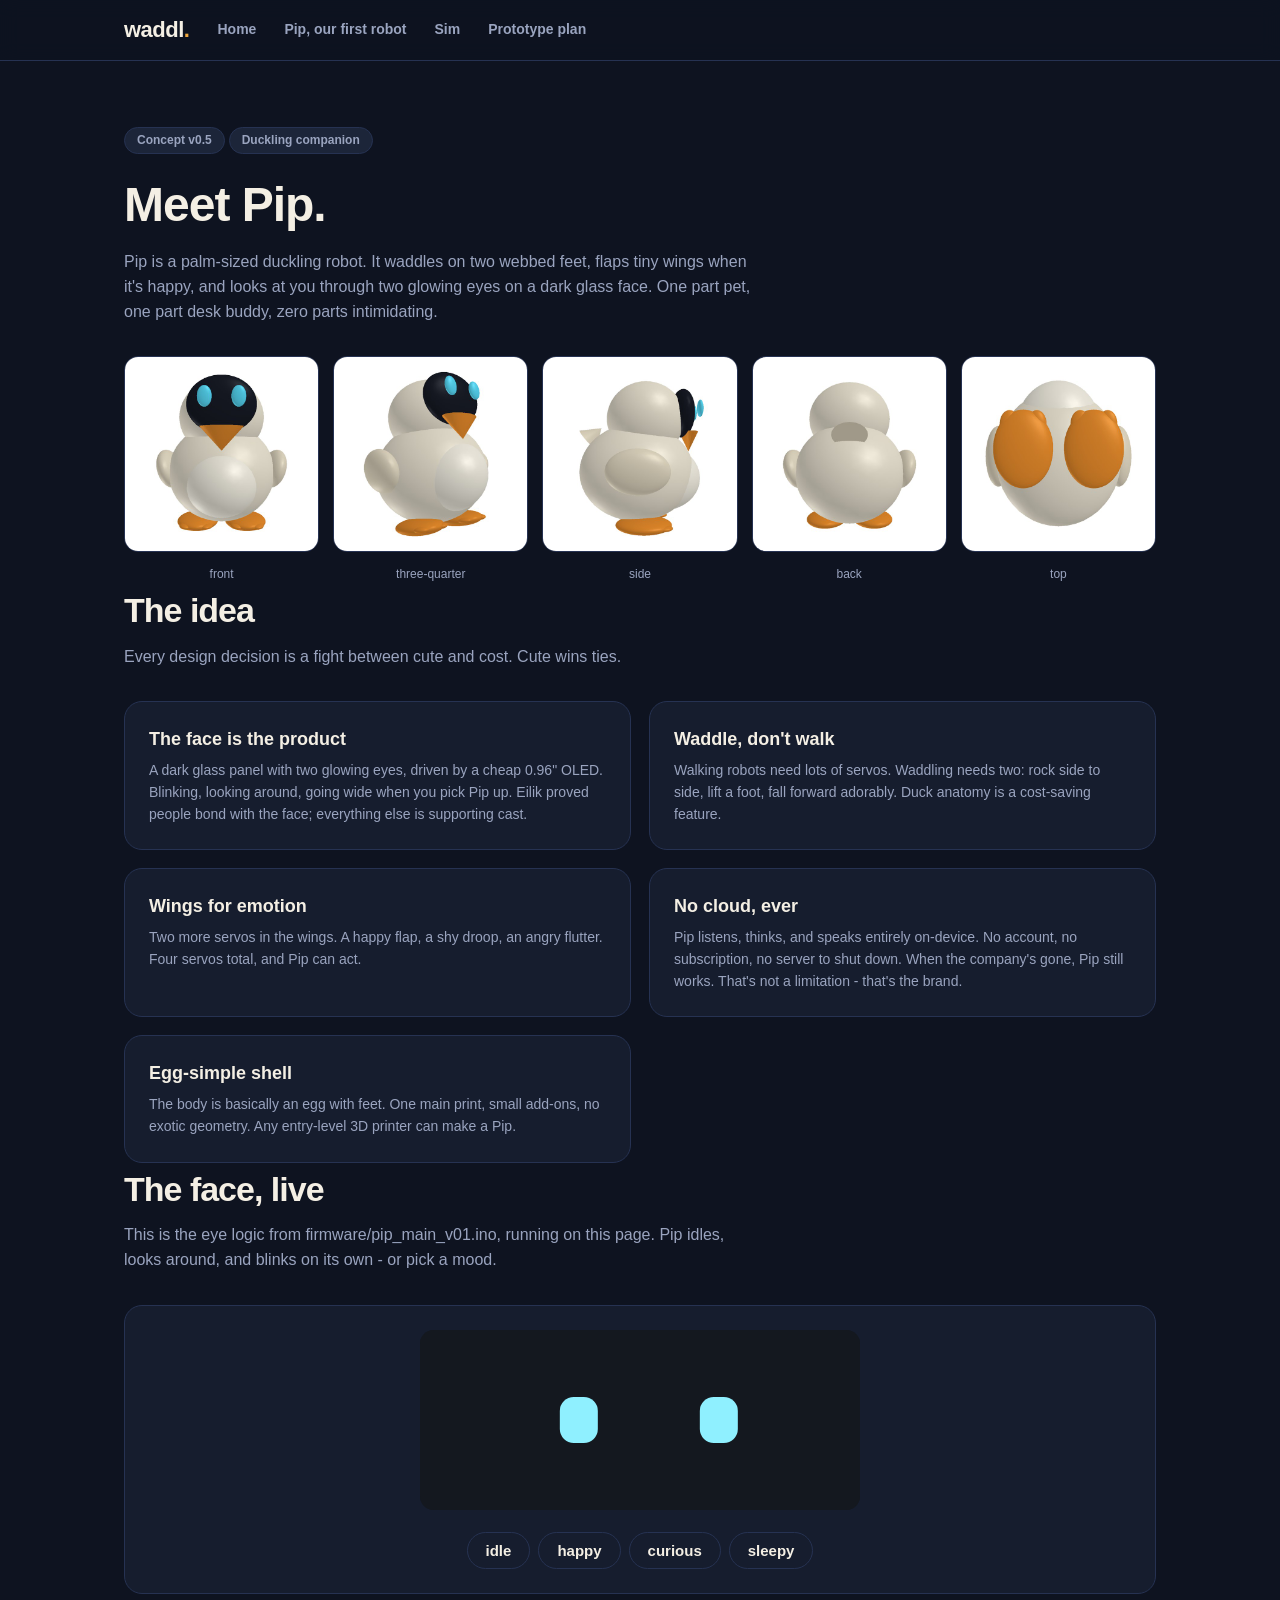
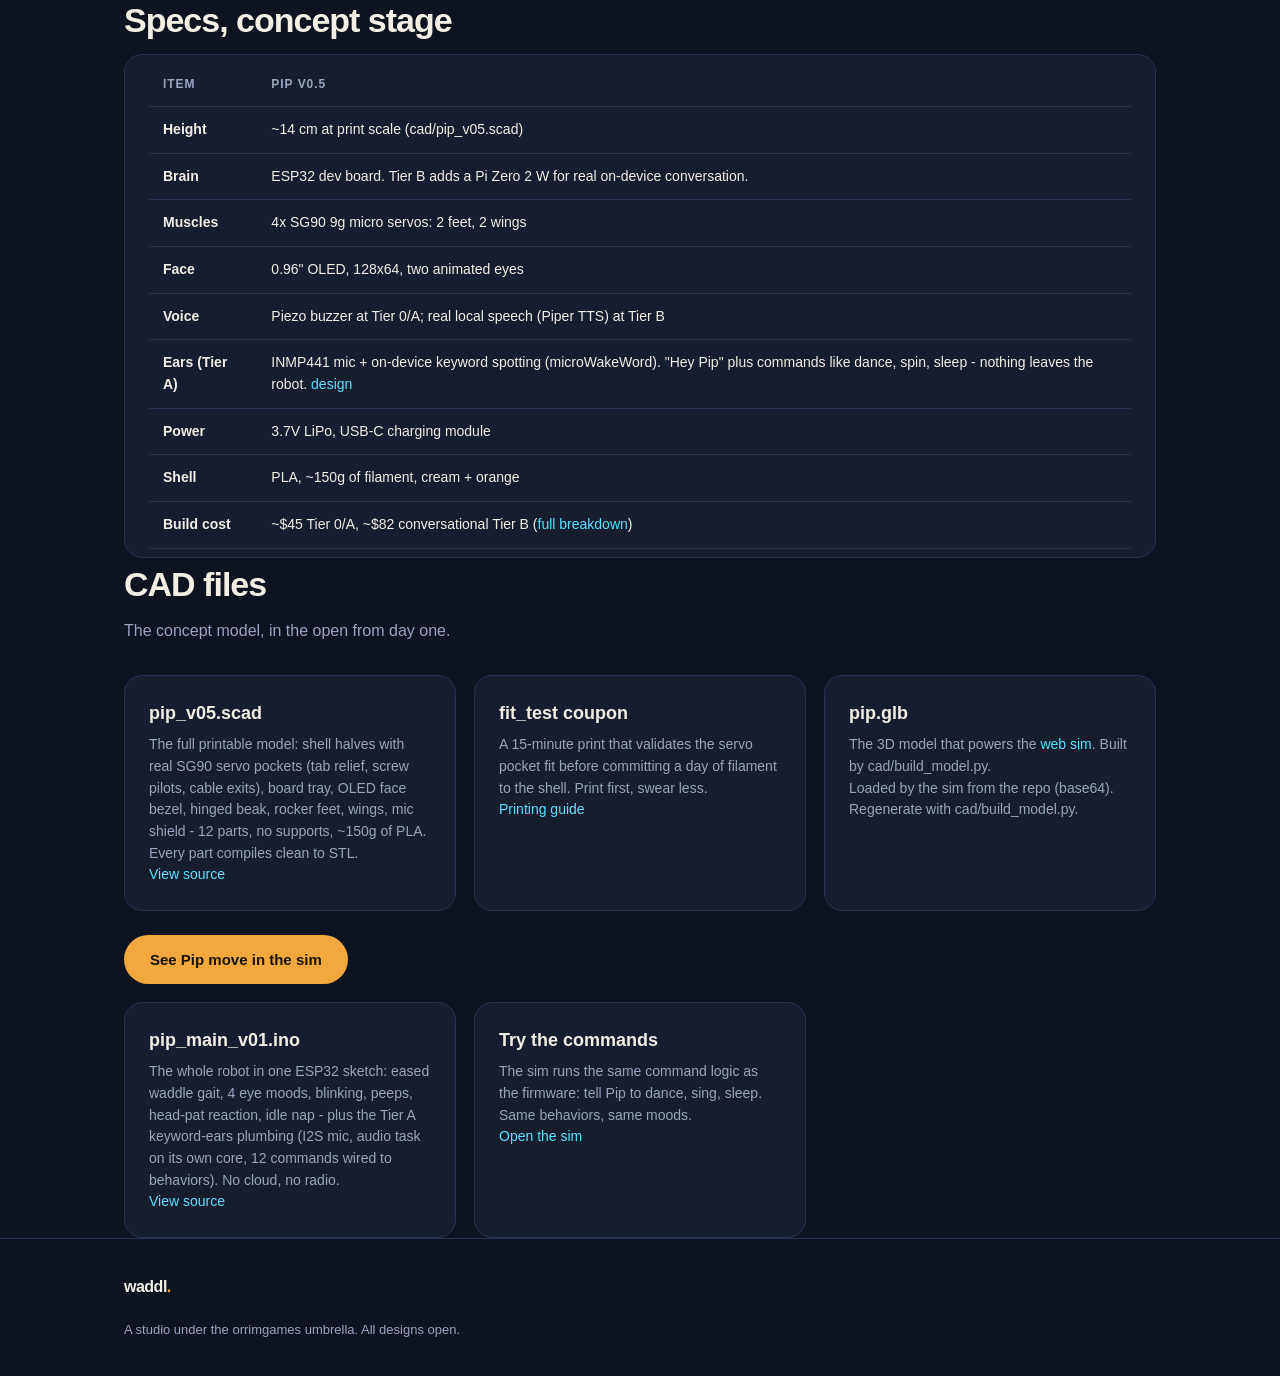
<file: robot.html>
<!DOCTYPE html>
<html lang="en">
<head>
<meta charset="utf-8"><meta name="viewport" content="width=device-width,initial-scale=1">
<title>Pip - Waddl's first robot</title>
<link rel="stylesheet" href="assets/style.css">
<script src="assets/b64.js"></script>
<script>document.addEventListener("DOMContentLoaded",hydrateB64)</script>
</head>
<body>
<nav><div class="wrap">
  <span class="logo">waddl<b>.</b></span>
  <a class="nl" href="index.html">Home</a>
  <a class="nl" href="robot.html">Pip, our first robot</a>
  <a class="nl" href="sim.html">Sim</a>
  <a class="nl" href="bom.html">Prototype plan</a>
</div></nav>

<section class="wrap" style="padding-top:64px">
  <span class="tag">Concept v0.5</span><span class="tag">Duckling companion</span>
  <h2 style="font-size:48px;margin-top:12px">Meet Pip.</h2>
  <p class="lede">Pip is a palm-sized duckling robot. It waddles on two webbed feet, flaps tiny wings when it's happy, and looks at you through two glowing eyes on a dark glass face. One part pet, one part desk buddy, zero parts intimidating.</p>
  <div class="renders">
    <figure><img data-b64="pip_front" alt="Pip front view"><figcaption>front</figcaption></figure>
    <figure><img data-b64="pip_threequarter" alt="Pip three-quarter view"><figcaption>three-quarter</figcaption></figure>
    <figure><img data-b64="pip_side" alt="Pip side view"><figcaption>side</figcaption></figure>
    <figure><img data-b64="pip_back" alt="Pip back view"><figcaption>back</figcaption></figure>
    <figure><img data-b64="pip_top" alt="Pip top view"><figcaption>top</figcaption></figure>
  </div>
</section>

<section class="wrap">
  <h2>The idea</h2>
  <p class="lede">Every design decision is a fight between cute and cost. Cute wins ties.</p>
  <div class="grid c2">
    <div class="card"><h3>The face is the product</h3><p>A dark glass panel with two glowing eyes, driven by a cheap 0.96" OLED. Blinking, looking around, going wide when you pick Pip up. Eilik proved people bond with the face; everything else is supporting cast.</p></div>
    <div class="card"><h3>Waddle, don't walk</h3><p>Walking robots need lots of servos. Waddling needs two: rock side to side, lift a foot, fall forward adorably. Duck anatomy is a cost-saving feature.</p></div>
    <div class="card"><h3>Wings for emotion</h3><p>Two more servos in the wings. A happy flap, a shy droop, an angry flutter. Four servos total, and Pip can act.</p></div>
    <div class="card"><h3>No cloud, ever</h3><p>Pip listens, thinks, and speaks entirely on-device. No account, no subscription, no server to shut down. When the company's gone, Pip still works. That's not a limitation - that's the brand.</p></div>
    <div class="card"><h3>Egg-simple shell</h3><p>The body is basically an egg with feet. One main print, small add-ons, no exotic geometry. Any entry-level 3D printer can make a Pip.</p></div>
  </div>
</section>


<section class="wrap">
  <h2>The face, live</h2>
  <p class="lede">This is the eye logic from firmware/pip_main_v01.ino, running on this page. Pip idles, looks around, and blinks on its own - or pick a mood.</p>
  <div class="card" style="text-align:center">
    <canvas id="face" width="440" height="180" style="width:100%;max-width:440px;border-radius:14px;background:#14181f"></canvas>
    <div style="margin-top:14px;display:flex;gap:8px;justify-content:center;flex-wrap:wrap">
      <button class="btn ghost" style="margin:0;padding:9px 18px" onclick="setMood('idle')">idle</button>
      <button class="btn ghost" style="margin:0;padding:9px 18px" onclick="setMood('happy')">happy</button>
      <button class="btn ghost" style="margin:0;padding:9px 18px" onclick="setMood('curious')">curious</button>
      <button class="btn ghost" style="margin:0;padding:9px 18px" onclick="setMood('sleepy')">sleepy</button>
    </div>
  </div>
</section>
<script>
(function(){
  const cv = document.getElementById('face'), cx = cv.getContext('2d');
  let mood = 'idle', blink = 0, nextBlink = performance.now()+2000+Math.random()*2200, t0 = performance.now();
  window.setMood = m => { mood = m; };
  function rr(x,y,w,h,r){ cx.beginPath(); cx.roundRect(x,y,w,h,r); cx.fill(); }
  function frame(now){
    const t = (now-t0)/1000;
    if(now > nextBlink){ blink = 0.12; nextBlink = now + 2000 + Math.random()*2200; }  /* v0.3: 120ms blink, 2-4.2s apart */
    if(blink > 0) blink -= 1/60;
    const lookX = Math.sin(t/1.4)*10;
    cx.clearRect(0,0,440,180);
    cx.fillStyle = '#14181f'; cx.fillRect(0,0,440,180);
    cx.fillStyle = '#8ff0ff';
    const closed = blink > 0;
    const h = closed ? 6 : (mood==='sleepy' ? 22 : 46);
    const w = 38;
    const y = 90 - h/2;
    if(mood === 'happy' && !closed){
      [[150,110],[290,110]].forEach(([ex,ey])=>{
        cx.beginPath(); cx.arc(ex+lookX, ey, 26, Math.PI, 0); cx.lineWidth = 12; cx.strokeStyle = '#8ff0ff'; cx.stroke();
      });
    } else {
      rr(150-w/2+lookX, y, w, h, 14);
      rr(290-w/2+lookX, y, w, h, 14);
      if(mood === 'curious' && !closed){   /* v0.3: pupil offset */
        cx.fillStyle = '#14181f';
        [[150,1],[290,1]].forEach(([ex])=>{
          cx.beginPath(); cx.arc(ex+lookX+12, 82, 9, 0, Math.PI*2); cx.fill();
        });
        cx.fillStyle = '#8ff0ff';
      }
    }
    requestAnimationFrame(frame);
  }
  requestAnimationFrame(frame);
})();
</script>

<section class="wrap">
  <h2>Specs, concept stage</h2>
  <div class="card" style="padding:8px 24px">
  <table>
    <tr><th>Item</th><th>Pip v0.5</th></tr>
    <tr><td><b>Height</b></td><td>~14 cm at print scale (cad/pip_v05.scad)</td></tr>
    <tr><td><b>Brain</b></td><td>ESP32 dev board. Tier B adds a Pi Zero 2 W for real on-device conversation.</td></tr>
    <tr><td><b>Muscles</b></td><td>4x SG90 9g micro servos: 2 feet, 2 wings</td></tr>
    <tr><td><b>Face</b></td><td>0.96" OLED, 128x64, two animated eyes</td></tr>
    <tr><td><b>Voice</b></td><td>Piezo buzzer at Tier 0/A; real local speech (Piper TTS) at Tier B</td></tr>
    <tr><td><b>Ears (Tier A)</b></td><td>INMP441 mic + on-device keyword spotting (microWakeWord). "Hey Pip" plus commands like dance, spin, sleep - nothing leaves the robot. <a href="https://github.com/orrimgames/waddl/blob/main/docs/VOICE.md">design</a></td></tr>
    <tr><td><b>Power</b></td><td>3.7V LiPo, USB-C charging module</td></tr>
    <tr><td><b>Shell</b></td><td>PLA, ~150g of filament, cream + orange</td></tr>
    <tr><td><b>Build cost</b></td><td>~$45 Tier 0/A, ~$82 conversational Tier B (<a href="bom.html">full breakdown</a>)</td></tr>
  </table>
  </div>
</section>

<section class="wrap">
  <h2>CAD files</h2>
  <p class="lede">The concept model, in the open from day one.</p>
  <div class="grid c3">
    <div class="card"><h3>pip_v05.scad</h3><p>The full printable model: shell halves with real SG90 servo pockets (tab relief, screw pilots, cable exits), board tray, OLED face bezel, hinged beak, rocker feet, wings, mic shield - 12 parts, no supports, ~150g of PLA. Every part compiles clean to STL.</p><p><a href="https://github.com/orrimgames/waddl/blob/main/cad/pip_v05.scad">View source</a></p></div>
    <div class="card"><h3>fit_test coupon</h3><p>A 15-minute print that validates the servo pocket fit before committing a day of filament to the shell. Print first, swear less.</p><p><a href="https://github.com/orrimgames/waddl/blob/main/docs/PRINTING.md">Printing guide</a></p></div>
    <div class="card"><h3>pip.glb</h3><p>The 3D model that powers the <a href="sim.html">web sim</a>. Built by cad/build_model.py.</p><p>Loaded by the sim from the repo (base64). Regenerate with cad/build_model.py.</p></div>
  </div>
  <p style="margin-top:24px"><a class="btn" href="sim.html">See Pip move in the sim</a></p>
  <div class="grid c3" style="margin-top:18px">
    <div class="card"><h3>pip_main_v01.ino</h3><p>The whole robot in one ESP32 sketch: eased waddle gait, 4 eye moods, blinking, peeps, head-pat reaction, idle nap - plus the Tier A keyword-ears plumbing (I2S mic, audio task on its own core, 12 commands wired to behaviors). No cloud, no radio.</p><p><a href="https://github.com/orrimgames/waddl/blob/main/firmware/pip_main_v01.ino">View source</a></p></div>
    <div class="card"><h3>Try the commands</h3><p>The sim runs the same command logic as the firmware: tell Pip to dance, sing, sleep. Same behaviors, same moods.</p><p><a href="sim.html">Open the sim</a></p></div>
  </div>
</section>

<footer><div class="wrap">
  <span class="logo" style="font-size:16px">waddl<b>.</b></span><br><br>
  A studio under the orrimgames umbrella. All designs open.
</div></footer>
</body>
</html>
</file>
<file: assets/style.css>
:root{
  --bg:#0e1320; --panel:#161d2e; --panel2:#1c2539; --line:#263252;
  --text:#f4efe4; --muted:#9aa4bf; --accent:#f2a83d; --accent2:#5ae1ff;
}
*{box-sizing:border-box;margin:0;padding:0}
html{scroll-behavior:smooth}
body{background:var(--bg);color:var(--text);font-family:-apple-system,BlinkMacSystemFont,"Segoe UI",Roboto,Helvetica,Arial,sans-serif;line-height:1.55}
a{color:var(--accent2);text-decoration:none}
.wrap{max-width:1080px;margin:0 auto;padding:0 24px}
nav{position:sticky;top:0;z-index:50;background:rgba(14,19,32,.85);backdrop-filter:blur(10px);border-bottom:1px solid var(--line)}
nav .wrap{display:flex;align-items:center;gap:28px;height:60px}
.logo{font-weight:800;font-size:22px;letter-spacing:-.5px;color:var(--text)}
.logo b{color:var(--accent)}
nav a.nl{color:var(--muted);font-size:14px;font-weight:600}
nav a.nl:hover{color:var(--text)}
.hero{display:grid;grid-template-columns:1.1fr .9fr;gap:40px;align-items:center;padding:80px 0 60px}
.hero h1{font-size:64px;line-height:1.02;letter-spacing:-2px}
.hero h1 b{color:var(--accent)}
.hero p.sub{font-size:20px;color:var(--muted);margin:20px 0 30px;max-width:480px}
.btn{display:inline-block;background:var(--accent);color:#1a1206;font-weight:700;padding:13px 26px;border-radius:999px;font-size:15px}
.btn.ghost{background:transparent;color:var(--text);border:1px solid var(--line);margin-left:10px}
.btn:hover{filter:brightness(1.1)}
.hero img{width:100%;border-radius:24px;background:var(--panel);border:1px solid var(--line)}
section{padding:56px 0}
h2{font-size:34px;letter-spacing:-1px;margin-bottom:8px}
.lede{color:var(--muted);max-width:640px;margin-bottom:32px}
.grid{display:grid;gap:18px}
.grid.c3{grid-template-columns:repeat(3,1fr)}
.grid.c2{grid-template-columns:repeat(2,1fr)}
.card{background:var(--panel);border:1px solid var(--line);border-radius:18px;padding:24px}
.card h3{font-size:18px;margin-bottom:6px}
.card p{color:var(--muted);font-size:14px}
.card .big{font-size:30px;font-weight:800;color:var(--accent);letter-spacing:-1px}
table{width:100%;border-collapse:collapse;font-size:14px}
th,td{text-align:left;padding:12px 14px;border-bottom:1px solid var(--line)}
th{color:var(--muted);font-size:12px;text-transform:uppercase;letter-spacing:.08em}
td.num,th.num{text-align:right;font-variant-numeric:tabular-nums}
tr.total td{font-weight:800;color:var(--accent);border-top:2px solid var(--accent);border-bottom:none}
.tag{display:inline-block;background:var(--panel2);border:1px solid var(--line);color:var(--muted);border-radius:999px;padding:3px 12px;font-size:12px;font-weight:600;margin:2px 4px 2px 0}
.renders{display:grid;grid-template-columns:repeat(auto-fit,minmax(180px,1fr));gap:14px}
.renders img{width:100%;border-radius:14px;border:1px solid var(--line);background:#101827}
.renders figure figcaption{text-align:center;color:var(--muted);font-size:12px;margin-top:6px}
footer{border-top:1px solid var(--line);padding:36px 0;color:var(--muted);font-size:13px}
.note{background:var(--panel2);border:1px solid var(--line);border-left:3px solid var(--accent);border-radius:10px;padding:14px 18px;color:var(--muted);font-size:14px}
ol.steps{padding-left:22px;color:var(--muted);font-size:15px}
ol.steps li{margin-bottom:10px}
ol.steps b{color:var(--text)}
@media(max-width:820px){.hero{grid-template-columns:1fr}.hero h1{font-size:44px}.grid.c3{grid-template-columns:1fr}.grid.c2{grid-template-columns:1fr}}
</file>
